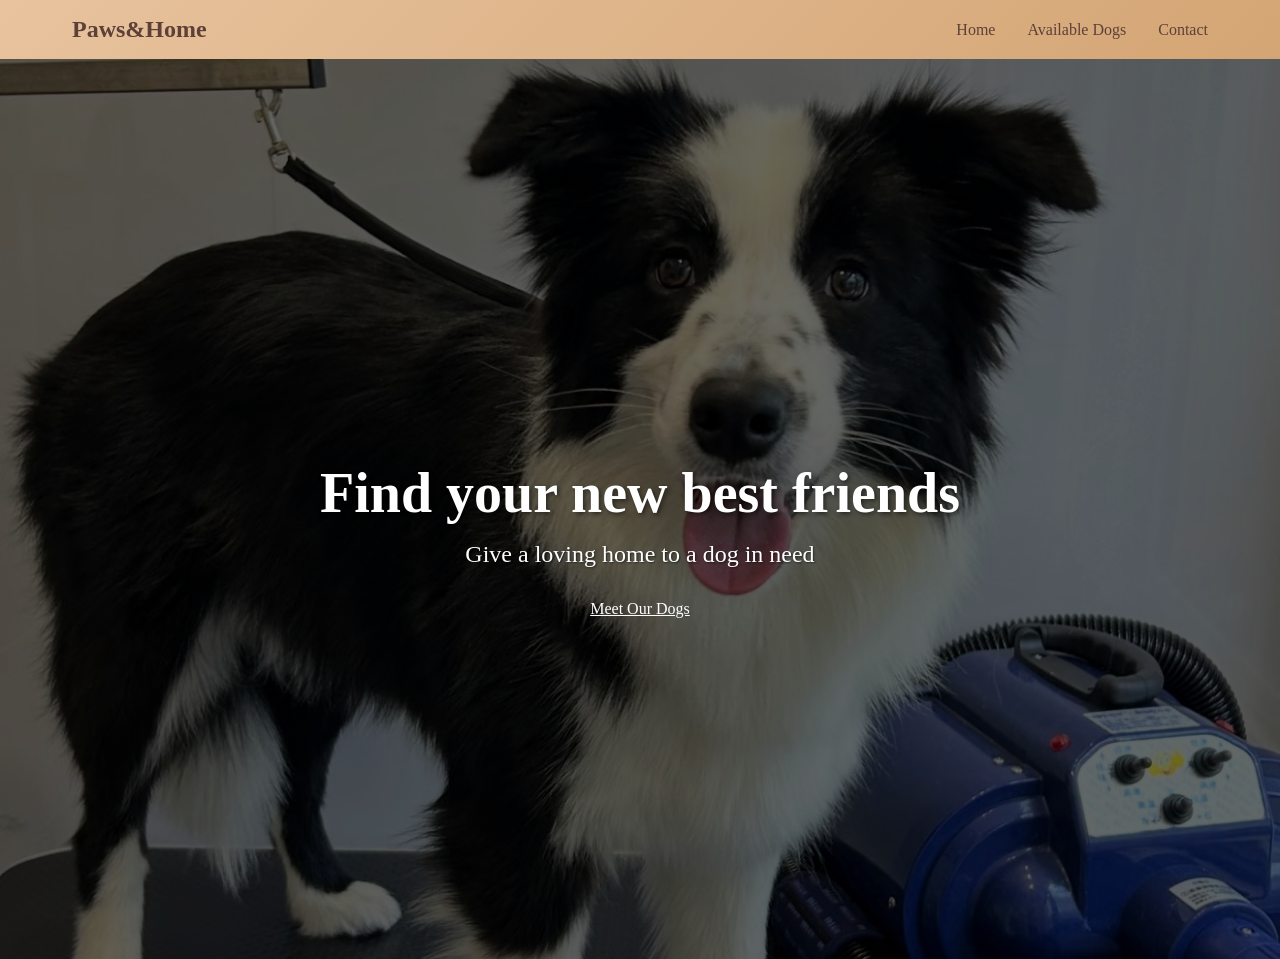
<file: index.html>
<!DOCTYPE html>
<html lang="en">
<head>
    <meta charset="UTF-8">
    <meta name="viewport" content="width=device-width, initial-scale=1.0">
    <title>Paws&Home - Find your new best friends</title>
    <link rel="stylesheet" href="1.css">
</head>
<body>
    <header>
        <nav>
            <div class="logo">Paws&Home</div>
            <ul class="nav-links">
                <li><a href="index.html">Home</a></li>
                <li><a href="dogs.html">Available Dogs</a></li>
                <li><a href="contact.html">Contact</a></li>
            </ul>
        </nav>
    </header>
    
    <section class="hero">
        <div class="hero-content">
            <h1>Find your new best friends</h1>
            <p>Give a loving home to a dog in need</p>
            <a href="dogs.html" class="btn">Meet Our Dogs</a>
        </div>
    </section>
</body>
</html>
</file>
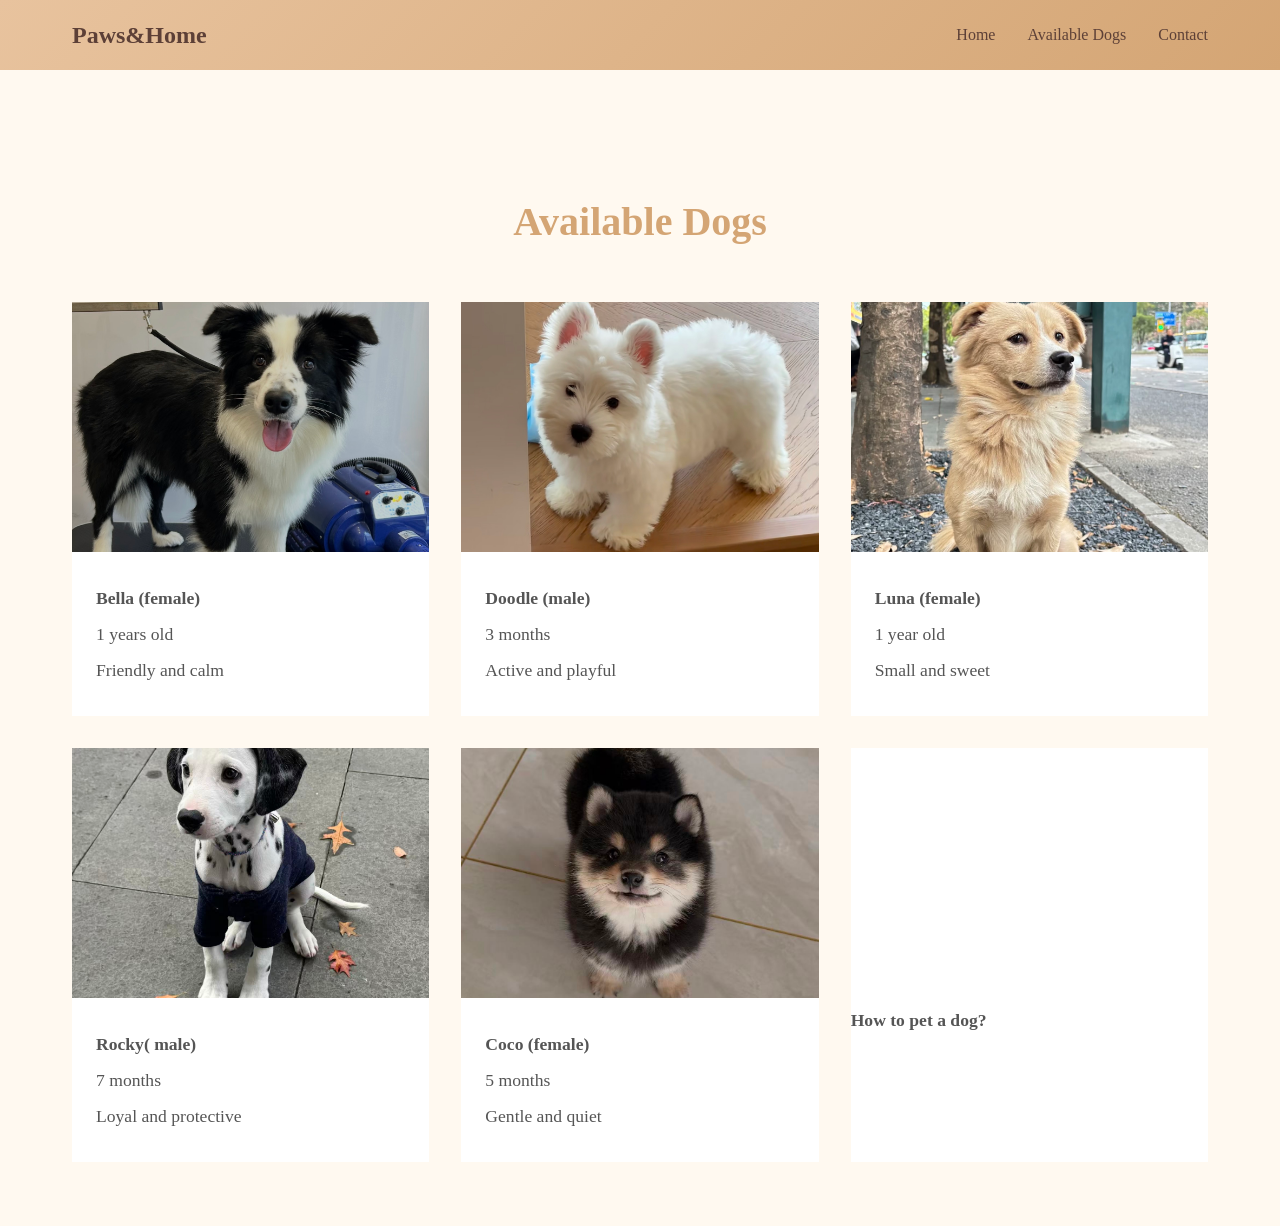
<file: dogs.html>
<!DOCTYPE html>
<html lang="en">
<head>
    <meta name="viewport" content="width=device-width, initial-scale=1.0">
    <title>Available Dogs - Paws&Home</title>
    <style>
        * {
            margin: 0;
            padding: 0;
            box-sizing: border-box;
        }
        
        body {
            line-height: 1.6;
            color: #333;
            background: #FFF9F0;
        }
        
        header {
            background: linear-gradient(135deg, #E8C39E 0%, #D4A574 100%);
            color: #5D4037;
            padding: 1rem 0;
        }
        
        nav {
            max-width: 1200px;
            margin: 0 auto;
            padding: 0 2rem;
            display: flex;
            justify-content: space-between;
            align-items: center;
        }
        
        .logo {
            font-size: 1.5rem;
            font-weight: bold;
        }
        
        .nav-links {
            display: flex;
            list-style: none;
            gap: 2rem;
        }
        
        .nav-links a {
            color: #5D4037;
            text-decoration: none;
            transition: opacity 0.3s;
        }
        
        .container {
            max-width: 1200px;
            margin: 0 auto;
            padding: 120px 2rem 4rem;
        }
        
        h1 {
            text-align: center;
            font-size: 2.5rem;
            color: #D4A574;
            margin-bottom: 3rem;
        }
        
        .dogs-grid {
            display: grid;
            grid-template-columns: repeat(auto-fit, minmax(280px, 1fr));
            gap: 2rem;
        }
        
        .dog-card {
            background: white;
            overflow: hidden;
        }
        
        
        .dog-image {
            width: 100%;
            height: 250px;
            object-fit: cover;
        }
        
        .dog-info {
            padding: 1.5rem;
        }
        
        .dog-name {
            font-size: 1.1rem;
            color: #555;
            margin-bottom: 0.5rem;
        }
    </style>
</head>
<body>
    <header>
        <nav>
            <div class="logo">Paws&Home</div>
            <ul class="nav-links">
                <li><a href="index.html">Home</a></li>
                <li><a href="dogs.html">Available Dogs</a></li>
                <li><a href="contact.html">Contact</a></li>
            </ul>
        </nav>
    </header>
    
    <div class="container">
        <h1>Available Dogs</h1> 
        <div class="dogs-grid">
            <div class="dog-card">
                <img src="1.jpg" alt="Bella" class="dog-image">
                <div class="dog-info">
                    <h2 class="dog-name">Bella (female)</h2>
                    <p class="dog-name">1 years old</p>
                    <p class="dog-name">Friendly and calm</p>
                </div>
            </div>       
            <div class="dog-card">
                <img src="2.jpg" alt="Max" class="dog-image">
                <div class="dog-info">
                    <h2 class="dog-name">Doodle (male)</h2>
                    <p class="dog-name">3 months</p>
                    <p class="dog-name">Active and playful</p>
                </div>
            </div>
            
            <div class="dog-card">
                <img src="3.jpg" alt="Charlie" class="dog-image">
                <div class="dog-info">
                    <h2 class="dog-name">Luna (female)</h2>
                    <p class="dog-name">1 year old</p>
                    <p class="dog-name">Small and sweet</p>
                </div>
            </div>
            
            <div class="dog-card">
                <img src="4.jpg" alt="Luna" class="dog-image">
                <div class="dog-info">
                    <h2 class="dog-name">Rocky( male)</h2>
                    <p class="dog-name">7 months</p>
                    <p class="dog-name">Loyal and protective</p>
                </div>
            </div>
            
            <div class="dog-card">
                <img src="5.jpg" alt="Rocky" class="dog-image">
            <div class="dog-info">
                    <h2 class="dog-name">Coco (female)</h2>
                    <p class="dog-name">5 months</p>
                    <p class="dog-name">Gentle and quiet</p>
            </div>
            </div>
            <div class="dog-card">
                <div class="video">
                 <iframe width="100%" height="250"
                 src="https://www.youtube.com/embed/VuBHV3ZiOJQ?si=XnJwZ2Q_UReyAkYV"
                 frameborder="0"
                 allowfullscreen>
                 </iframe>
                <h2 class="dog-name">How to pet a dog?</h2>
            </div>
    </div>
    
</body>
</html>
</file>
<file: 1.css>
*   {
        margin: 0;
        padding: 0;
        box-sizing: border-box;
    }
    
    body {
        color: #333;
        background: #FFF9F0;
    }
    
    header {
        background: linear-gradient(135deg, #E8C39E 0%, #D4A574 100%);
        color: #5D4037;
        padding: 1rem 0;
    }
    
    nav {
        max-width: 1200px;
        margin: 0 auto;
        padding: 0 2rem;
        display: flex;
        justify-content: space-between;
        align-items: center;
    }
    
    .logo {
        font-size: 1.5rem;
        font-weight: bold;
    }
    
    .nav-links {
        display: flex;
        list-style: none;
        gap: 2rem;
    }
    
    .nav-links a {
        color: #5D4037;
        text-decoration: none;
    }
    
   .hero {
  background-image: linear-gradient(rgba(0,0,0,0.5), rgba(0,0,0,0.5)), url("1.jpg");
  background-size: cover;
  background-position: center;
  background-repeat: no-repeat;
  height: 100vh;
  display: flex;
  align-items: center;
  justify-content: center;
  text-align: center;
  color: white;
  padding-top: 60px;
}
    .hero h1 {
        font-size: 3.5rem;
        margin-bottom: 1rem;
        text-shadow: 2px 2px 4px rgba(0,0,0,0.5);
    }
    
    .hero p {
        font-size: 1.5rem;
        margin-bottom: 2rem;
        text-shadow: 1px 1px 2px rgba(0,0,0,0.5);
    }
    
    .btn {
        color:white;
    }
</file>
